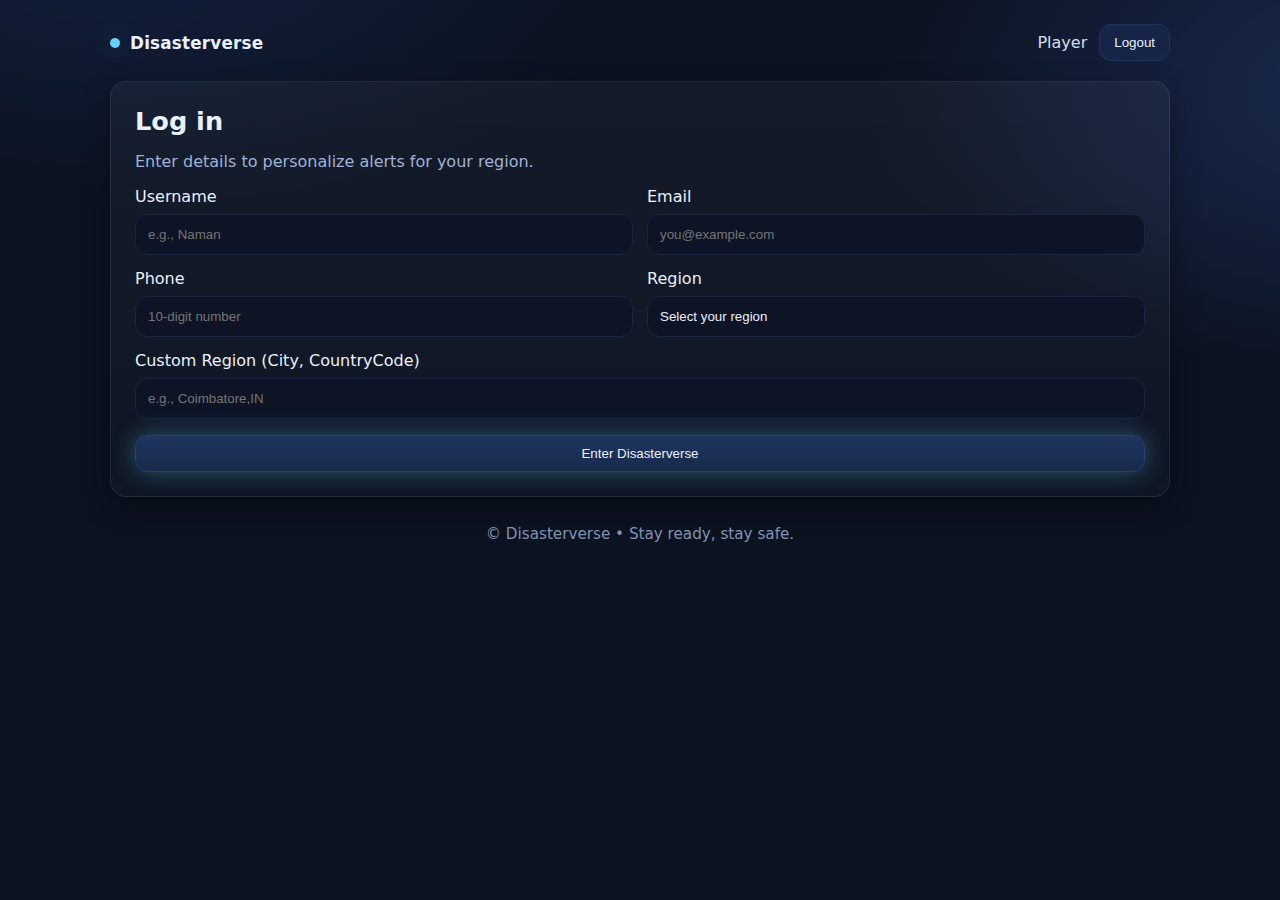
<file: index.html>
<!doctype html>
<html lang="en">
<head>
  <meta charset="utf-8" />
  <meta name="viewport" content="width=device-width, initial-scale=1" />
  <title>Disasterverse</title>
  <link rel="stylesheet" href="styles.css" />
</head>
<body>
  <div class="wrap">
    <header class="nav">
      <div class="brand">
        <span class="brand-dot"></span>
        <span class="brand-text">Disasterverse</span>
      </div>
      <div class="user-chip" id="userChip" hidden>
        <span id="chipName">Player</span>
        <button class="btn btn-ghost" id="logoutBtn" aria-label="Log out">Logout</button>
      </div>
    </header>

    <!-- LOGIN -->
    <main id="loginView" class="view">
      <section class="card card-lg">
        <h1 class="title">Log in</h1>
        <p class="muted">Enter details to personalize alerts for your region.</p>

        <form id="loginForm" class="form">
          <div class="grid grid-2">
            <label class="field">
              <span>Username</span>
              <input type="text" id="username" placeholder="e.g., Naman" required />
            </label>

            <label class="field">
              <span>Email</span>
              <input type="email" id="email" placeholder="you@example.com" required />
            </label>

            <label class="field">
              <span>Phone</span>
              <input type="tel" id="phone" placeholder="10-digit number" pattern="[0-9]{10}" required />
            </label>

            <label class="field">
              <span>Region</span>
              <select id="region" required>
                <option value="" disabled selected>Select your region</option>
                <option value="Chennai,IN">Chennai</option>
                <option value="Mumbai,IN">Mumbai</option>
                <option value="Delhi,IN">Delhi</option>
                <option value="Bengaluru,IN">Bengaluru</option>
                <option value="Kolkata,IN">Kolkata</option>
                <option value="Hyderabad,IN">Hyderabad</option>
                <option value="Custom">Custom (enter below)</option>
              </select>
            </label>

            <label class="field grid-span-2" id="customRegionWrap" hidden>
              <span>Custom Region (City, CountryCode)</span>
              <input type="text" id="customRegion" placeholder="e.g., Coimbatore,IN" />
            </label>
          </div>

          <button type="submit" class="btn btn-primary w-full">Enter Disasterverse</button>
        </form>
      </section>
    </main>

    <!-- DASHBOARD -->
    <main id="dashView" class="view" hidden>
      <section class="hero card">
        <div>
          <h2 id="greet">Hi, Player</h2>
          <p class="muted">Choose an action below.</p>
        </div>
      </section>

      <section class="grid grid-3">
        <div class="card action">
          <div class="action-icon">🎯</div>
          <h3>Play Quiz</h3>
          <p class="muted">Test your disaster readiness.</p>
          <button class="btn btn-primary" id="quizBtn">Start</button>
        </div>

        <div class="card action">
          <div class="action-icon">⛅</div>
          <h3>Check Weather</h3>
          <p class="muted">Get live weather for your region.</p>
          <div class="stack-8">
            <button class="btn" id="weatherBtn">Fetch Weather</button>
            <div id="weatherBox" class="weather-box" hidden>
              <div class="weather-row">
                <span>Temp</span><strong id="wTemp">—</strong>
              </div>
              <div class="weather-row">
                <span>Humidity</span><strong id="wHum">—</strong>
              </div>
              <div class="weather-row">
                <span>Wind</span><strong id="wWind">—</strong>
              </div>
              <div class="weather-row">
                <span>Status</span><strong id="wStat">—</strong>
              </div>
            </div>
          </div>
        </div>

        <div class="card action">
          <div class="action-icon">🚨</div>
          <h3>Warnings</h3>
          <p class="muted">Auto-generated from latest weather.</p>
          <ul class="warnings" id="warningsList">
            <li class="muted">No data yet. Click “Fetch Weather”.</li>
          </ul>
        </div>
      </section>
    </main>

    <footer class="foot">
      <span class="muted">© Disasterverse • Stay ready, stay safe.</span>
    </footer>
  </div>

  <script src="app.js"></script>
</body>
</html>
</file>
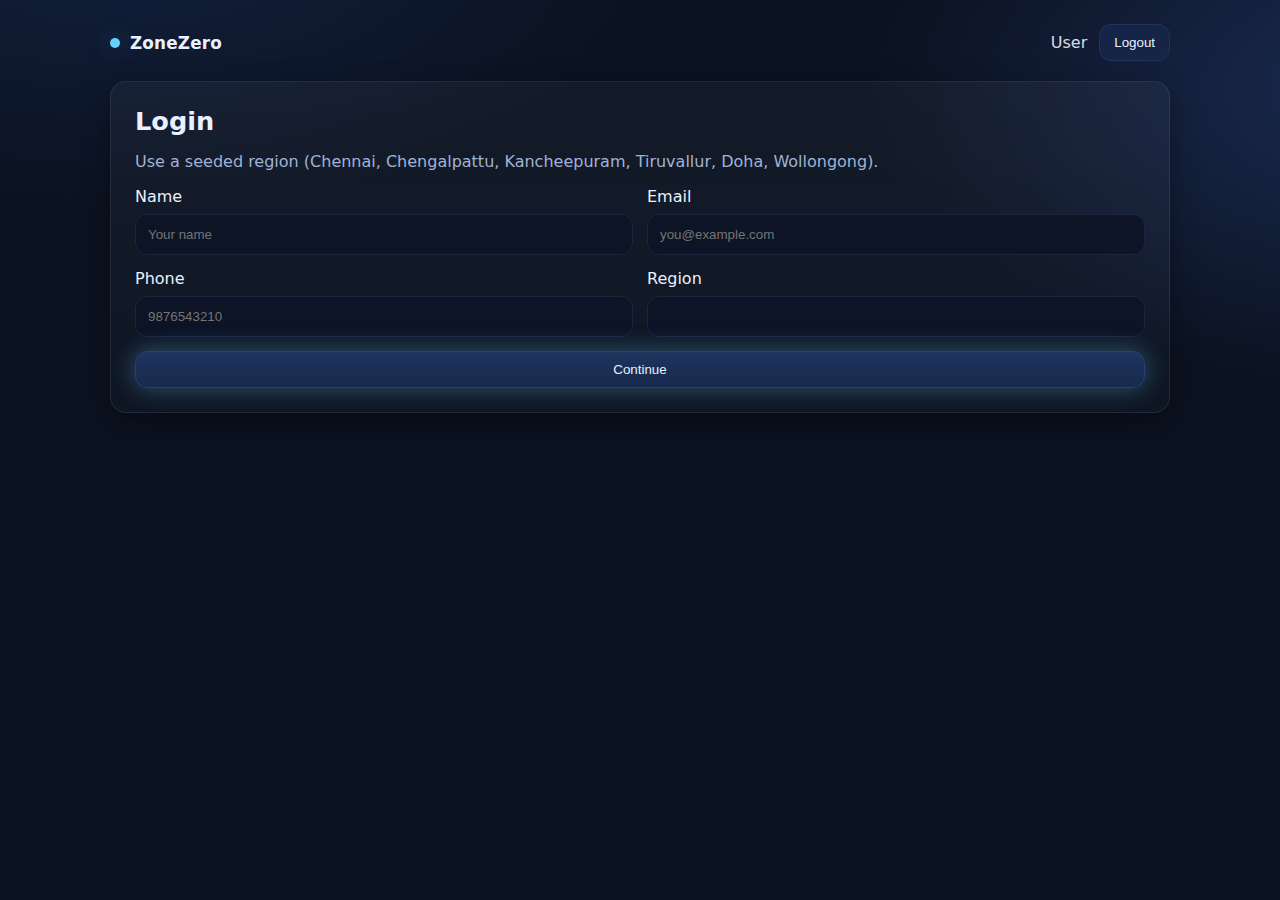
<file: frontend-demo/index.html>
<!doctype html>
<html lang="en">
<head>
  <meta charset="utf-8"/>
  <title>ZoneZero</title>
  <meta name="viewport" content="width=device-width, initial-scale=1"/>
  <link rel="stylesheet" href="./styles.css"/>
</head>
<body>
  <div class="wrap">
    <div class="nav">
      <div class="brand">
        <span class="brand-dot"></span>
        <span class="brand-text">ZoneZero</span>
      </div>
      <div class="user-chip" id="userChip" hidden>
        <span id="chipName">User</span>
        <button class="btn btn-ghost" id="logoutBtn">Logout</button>
      </div>
    </div>

    <!-- Login View -->
    <div id="loginView" class="card card-lg">
      <h2 class="title">Login</h2>
      <p class="muted">Use a seeded region (Chennai, Chengalpattu, Kancheepuram, Tiruvallur, Doha, Wollongong).</p>
      <form id="loginForm" class="form grid grid-2">
        <div class="field">
          <label>Name</label>
          <input id="username" required placeholder="Your name"/>
        </div>
        <div class="field">
          <label>Email</label>
          <input id="email" type="email" required placeholder="you@example.com"/>
        </div>
        <div class="field">
          <label>Phone</label>
          <input id="phone" required placeholder="9876543210"/>
        </div>
        <div class="field">
          <label>Region</label>
          <select id="region" required></select>
        </div>
        <div class="grid-span-2">
          <button class="btn btn-primary w-full" type="submit">Continue</button>
        </div>
      </form>
    </div>

    <!-- Dashboard View -->
    <div id="dashView" class="view" hidden>
      <div class="hero">
        <h2 id="greet">Hi</h2>
      </div>

      <div class="card card-lg">
        <div class="action">
          <div class="grid grid-3">
            <button class="btn" id="weatherBtn">Get Weather & Risk</button>
            <button class="btn" id="weatherBtnForceRed">Force Red Demo</button>
            <button class="btn" id="quizBtn">Go to Quiz (placeholder)</button>
          </div>

          <div class="stack-8">
            <div class="weather-box" id="weatherBox" hidden>
              <div class="weather-row"><span>Temp</span><strong id="wTemp">—</strong></div>
              <div class="weather-row"><span>Humidity</span><strong id="wHum">—</strong></div>
              <div class="weather-row"><span>Wind</span><strong id="wWind">—</strong></div>
              <div class="weather-row"><span>Status</span><strong id="wStat">—</strong></div>
            </div>

            <ul class="warnings" id="warningsList"></ul>
          </div>
        </div>
      </div>

      <div class="foot muted">ZoneZero • Demo build</div>
    </div>
  </div>

  <script src="./app.js"></script>
</body>
</html>
</file>
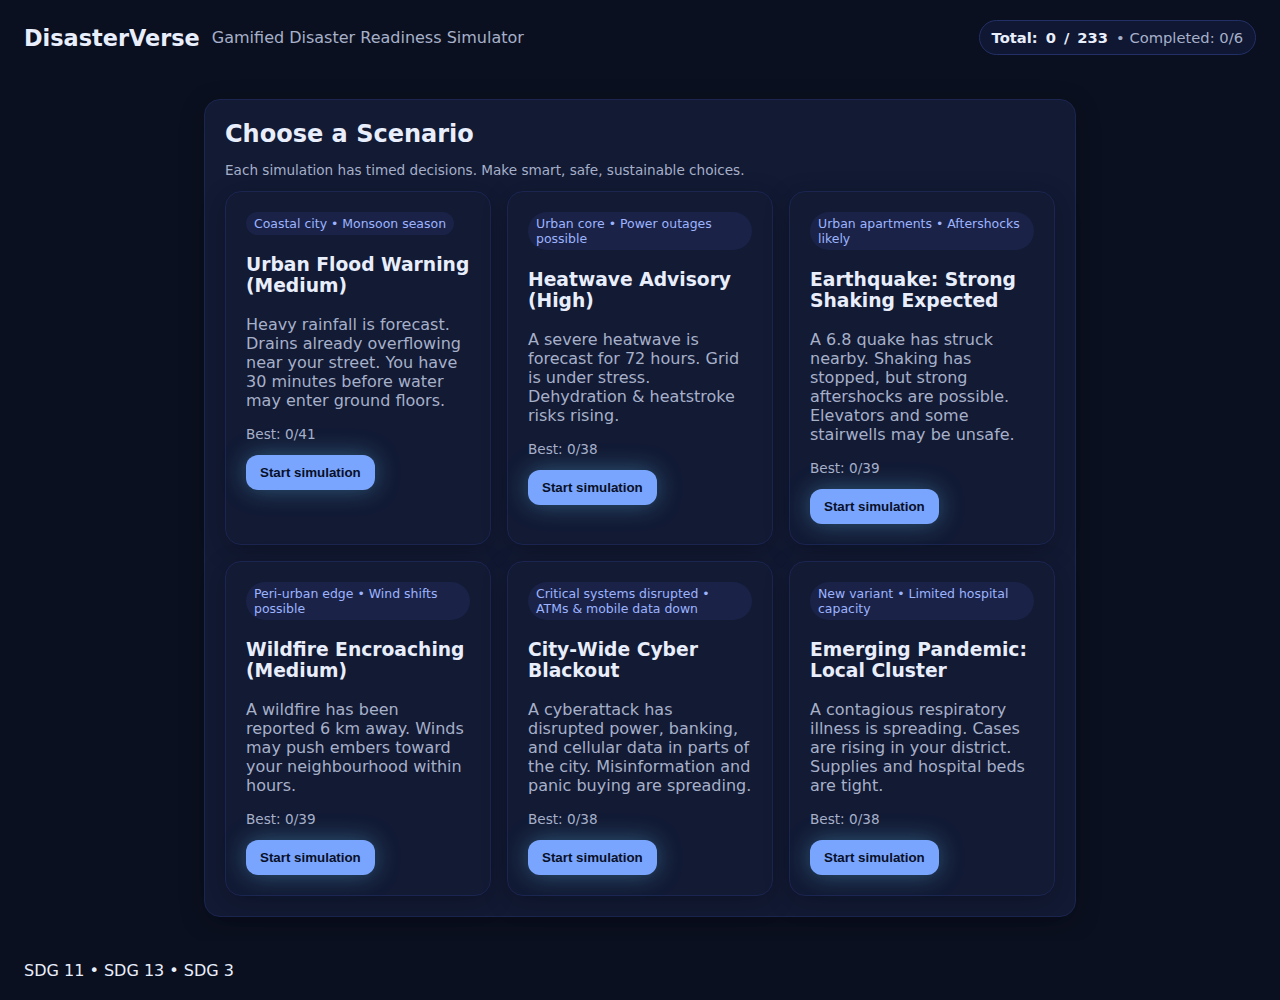
<file: quiz/index.html>
<!doctype html>
<html lang="en">
<head>
  <meta charset="utf-8" />
  <meta name="viewport" content="width=device-width, initial-scale=1" />
  <title>DisasterVerse</title>
  <link rel="stylesheet" href="../styles.css" />
  <link rel="stylesheet" href="./quiz.css"> 
</head>
<body>
  <header class="app-header">
    <h1>DisasterVerse</h1>
    <p class="tag">Gamified Disaster Readiness Simulator</p>
    <div id="scoreboard" class="scoreboard"><!-- filled by JS --></div>
  </header>

  <main id="app" class="container"><!-- screens render here --></main>

  <footer class="app-footer">
    <span>SDG 11 • SDG 13 • SDG 3</span>
  </footer>

  <script type="module" src="./js/main.js"></script>
</body>
</html>
</file>
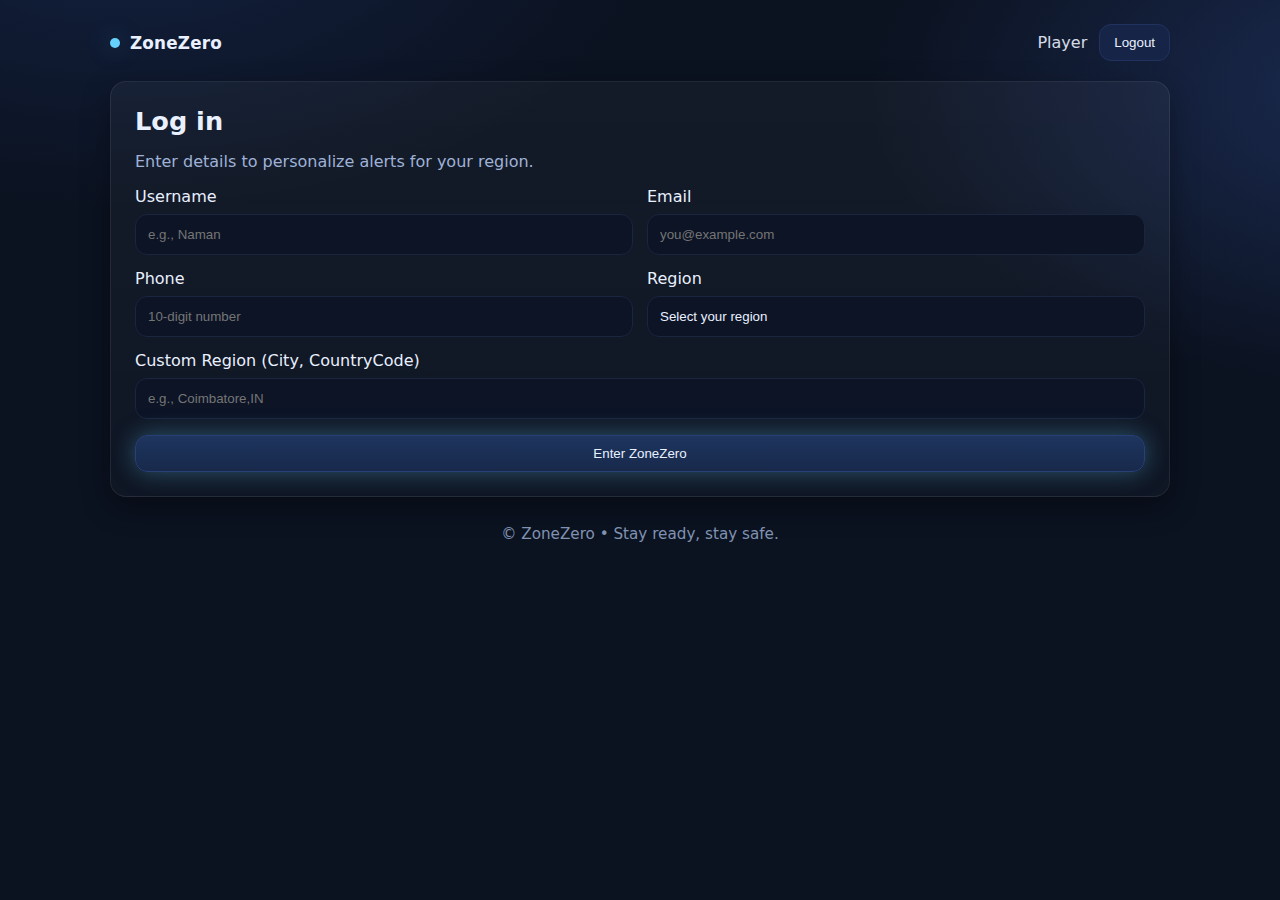
<file: target/classes/static/index.html>
<!doctype html>
<html lang="en">
<head>
  <meta charset="utf-8" />
  <meta name="viewport" content="width=device-width, initial-scale=1" />
  <title>ZoneZero</title>
  <link rel="stylesheet" href="styles.css" />
</head>
<body>
  <div class="wrap">
    <header class="nav">
      <div class="brand">
        <span class="brand-dot"></span>
        <span class="brand-text">ZoneZero</span>
      </div>
      <div class="user-chip" id="userChip" hidden>
        <span id="chipName">Player</span>
        <button class="btn btn-ghost" id="logoutBtn" aria-label="Log out">Logout</button>
      </div>
    </header>

    <!-- LOGIN -->
    <main id="loginView" class="view">
      <section class="card card-lg">
        <h1 class="title">Log in</h1>
        <p class="muted">Enter details to personalize alerts for your region.</p>

        <form id="loginForm" class="form">
          <div class="grid grid-2">
            <label class="field">
              <span>Username</span>
              <input type="text" id="username" placeholder="e.g., Naman" required />
            </label>

            <label class="field">
              <span>Email</span>
              <input type="email" id="email" placeholder="you@example.com" required />
            </label>

            <label class="field">
              <span>Phone</span>
              <input type="tel" id="phone" placeholder="10-digit number" pattern="[0-9]{10}" required />
            </label>

            <label class="field">
              <span>Region</span>
              <select id="region" required>
                <option value="" disabled selected>Select your region</option>
                <option value="Chennai,IN">Chennai</option>
                <option value="Mumbai,IN">Mumbai</option>
                <option value="Delhi,IN">Delhi</option>
                <option value="Bengaluru,IN">Bengaluru</option>
                <option value="Kolkata,IN">Kolkata</option>
                <option value="Hyderabad,IN">Hyderabad</option>
                <option value="Custom">Custom (enter below)</option>
              </select>
            </label>

            <label class="field grid-span-2" id="customRegionWrap" hidden>
              <span>Custom Region (City, CountryCode)</span>
              <input type="text" id="customRegion" placeholder="e.g., Coimbatore,IN" />
            </label>
          </div>

          <button type="submit" class="btn btn-primary w-full">Enter ZoneZero</button>
        </form>
      </section>
    </main>

    <!-- DASHBOARD -->
    <main id="dashView" class="view" hidden>
      <section class="hero card">
        <div>
          <h2 id="greet">Hi, Player</h2>
          <p class="muted">Choose an action below.</p>
        </div>
      </section>

      <!-- Three action cards -->
      <section class="grid grid-3">
        <div class="card action">
          <div class="action-icon">🎯</div>
          <h3>Play Quiz</h3>
          <p class="muted">Test your disaster readiness.</p>
          <button class="btn btn-primary" id="quizBtn">Start</button>
        </div>

        <div class="card action">
          <div class="action-icon">⛅</div>
          <h3>Check Weather</h3>
          <p class="muted">Get live weather for your region.</p>
          <div class="stack-8">
            <button class="btn" id="weatherBtn">Fetch Weather</button>
            <div id="weatherBox" class="weather-box" hidden>
              <div class="weather-row">
                <span>Temp</span><strong id="wTemp">—</strong>
              </div>
              <div class="weather-row">
                <span>Humidity</span><strong id="wHum">—</strong>
              </div>
              <div class="weather-row">
                <span>Wind</span><strong id="wWind">—</strong>
              </div>
              <div class="weather-row">
                <span>Status</span><strong id="wStat">—</strong>
              </div>
            </div>
          </div>
        </div>

        <div class="card action">
          <div class="action-icon">🚨</div>
          <h3>Warnings</h3>
          <p class="muted">Auto-generated from latest weather.</p>
          <ul class="warnings" id="warningsList">
            <li class="muted">No data yet. Click “Fetch Weather”.</li>
          </ul>
        </div>
      </section>

      <!-- Full-width news section -->
      <section id="newsSection" class="news-section">
        <h3>Latest Disaster News</h3>
        <div id="newsRefreshMsg" class="refresh-msg" hidden>Refreshing news…</div>
        <ul id="newsList" class="news-list"></ul>
        <a id="moreNewsLink" class="more-link" href="#" hidden>More news…</a>
      </section>
    </main>

    <footer class="foot">
      <span class="muted">© ZoneZero • Stay ready, stay safe.</span>
    </footer>
  </div>

  <script src="app.js"></script>
</body>
</html>
</file>
<file: styles.css>
:root{
  --bg:#0b1220;
  --card:#0f1726;
  --edge:#1a2540;
  --text:#e9f0ff;
  --muted:#9fb2d7;
  --acc:#66d1ff;
  --acc-glow:0 0 24px rgba(102,209,255,.35);
  --ok:#2ecc71;
  --warn:#ffb020;
  --bad:#ff6b6b;
  --ring:0 0 0 3px rgba(102,209,255,.25);
  --radius:16px;
  --shadow:0 10px 28px rgba(0,0,0,.35);
}

*{box-sizing:border-box}
html,body{height:100%}
body{
  margin:0;
  font-family: Inter, ui-sans-serif, system-ui, Segoe UI, Roboto, Arial, sans-serif;
  color:var(--text);
  background:
    radial-gradient(900px 500px at 10% -10%, #132140 0%, transparent 60%),
    radial-gradient(900px 500px at 110% 10%, #1b2b52 0%, transparent 60%),
    var(--bg);
}

.wrap{max-width:1100px;margin:0 auto;padding:24px 20px 48px}

.nav{
  display:flex;align-items:center;justify-content:space-between;margin-bottom:20px;
}

.brand{display:flex;align-items:center;gap:10px;font-weight:700;letter-spacing:.2px}
.brand-dot{width:10px;height:10px;border-radius:50%;background:var(--acc);box-shadow:var(--acc-glow)}
.brand-text{font-size:1.05rem}

.user-chip{display:flex;align-items:center;gap:12px}
.user-chip #chipName{opacity:.9}
.btn-ghost{background:transparent;border:1px solid var(--edge);color:var(--text)}
.btn-ghost:hover{border-color:#2a3a66}

.view{animation:fade .35s ease}
@keyframes fade{from{opacity:0;transform:translateY(4px)}to{opacity:1;transform:none}}

.card{
  background: linear-gradient(180deg, rgba(255,255,255,.04), rgba(255,255,255,.02));
  border:1px solid rgba(255,255,255,.08);
  border-radius:var(--radius);
  padding:18px;
  box-shadow:var(--shadow);
}

.card-lg{padding:24px}

.title{margin:0 0 6px;font-size:1.6rem}
.muted{color:var(--muted)}

.form{margin-top:16px;display:flex;flex-direction:column;gap:16px}
.grid{display:grid;gap:14px}
.grid-2{grid-template-columns:repeat(2,minmax(0,1fr))}
.grid-3{grid-template-columns:repeat(3,minmax(0,1fr))}
.grid-span-2{grid-column:1 / -1}

@media (max-width: 840px){
  .grid-2,.grid-3{grid-template-columns:1fr}
}

.field{display:flex;flex-direction:column;gap:8px}
.field input,.field select{
  appearance:none;
  background:#0c1426;
  border:1px solid var(--edge);
  color:var(--text);
  padding:12px 12px;
  border-radius:12px;
  outline:none;
}
.field input:focus,.field select:focus{box-shadow:var(--ring);border-color:#2a3a66}

.btn{
  background:#152447;border:1px solid #22325f;color:var(--text);
  padding:10px 14px;border-radius:12px;cursor:pointer;
}
.btn:hover{border-color:#2f437a}
.btn:active{transform:translateY(1px)}
.btn-primary{
  background: linear-gradient(180deg, #1e355f, #18294b);
  border:1px solid #274078;
  box-shadow: var(--acc-glow);
}
.btn-primary:hover{filter:brightness(1.06)}

.w-full{width:100%}

.hero{display:flex;align-items:center;justify-content:space-between;margin-bottom:16px}
.hero h2{margin:0}

.action{display:flex;flex-direction:column;gap:10px;min-height:260px}
.action-icon{font-size:28px}

.stack-8{display:flex;flex-direction:column;gap:8px}
.weather-box{
  border:1px dashed #2b3c67;border-radius:12px;padding:10px;background:#0b1426;
}
.weather-row{display:flex;align-items:center;justify-content:space-between;padding:6px 2px;border-bottom:1px dashed #24345e}
.weather-row:last-child{border-bottom:none}

.warnings{list-style:none;padding:0;margin:0;display:flex;flex-direction:column;gap:8px}
.warn{display:flex;gap:8px;align-items:flex-start;padding:10px;border-radius:12px;border:1px solid #2b3c67;background:#0b1426}
.warn.ok{border-color:rgba(46, 204, 113,.35)}
.warn .dot{width:8px;height:8px;border-radius:50%}
.dot.green{background:var(--ok)}
.dot.yellow{background:var(--warn)}
.dot.red{background:var(--bad)}

.foot{margin-top:28px;display:flex;justify-content:center;font-size:.95rem;opacity:.8}
</file>
<file: frontend-demo/styles.css>
:root{
  --bg:#0b1220;
  --card:#0f1726;
  --edge:#1a2540;
  --text:#e9f0ff;
  --muted:#9fb2d7;
  --acc:#66d1ff;
  --acc-glow:0 0 24px rgba(102,209,255,.35);
  --ok:#2ecc71;
  --warn:#ffb020;
  --bad:#ff6b6b;
  --ring:0 0 0 3px rgba(102,209,255,.25);
  --radius:16px;
  --shadow:0 10px 28px rgba(0,0,0,.35);
}

*{box-sizing:border-box}
html,body{height:100%}
body{
  margin:0;
  font-family: Inter, ui-sans-serif, system-ui, Segoe UI, Roboto, Arial, sans-serif;
  color:var(--text);
  background:
    radial-gradient(900px 500px at 10% -10%, #132140 0%, transparent 60%),
    radial-gradient(900px 500px at 110% 10%, #1b2b52 0%, transparent 60%),
    var(--bg);
}

.wrap{max-width:1100px;margin:0 auto;padding:24px 20px 48px}

.nav{
  display:flex;align-items:center;justify-content:space-between;margin-bottom:20px;
}

.brand{display:flex;align-items:center;gap:10px;font-weight:700;letter-spacing:.2px}
.brand-dot{width:10px;height:10px;border-radius:50%;background:var(--acc);box-shadow:var(--acc-glow)}
.brand-text{font-size:1.05rem}

.user-chip{display:flex;align-items:center;gap:12px}
.user-chip #chipName{opacity:.9}
.btn-ghost{background:transparent;border:1px solid var(--edge);color:var(--text)}
.btn-ghost:hover{border-color:#2a3a66}

.view{animation:fade .35s ease}
@keyframes fade{from{opacity:0;transform:translateY(4px)}to{opacity:1;transform:none}}

.card{
  background: linear-gradient(180deg, rgba(255,255,255,.04), rgba(255,255,255,.02));
  border:1px solid rgba(255,255,255,.08);
  border-radius:var(--radius);
  padding:18px;
  box-shadow:var(--shadow);
}

.card-lg{padding:24px}

.title{margin:0 0 6px;font-size:1.6rem}
.muted{color:var(--muted)}

.form{margin-top:16px;display:flex;flex-direction:column;gap:16px}
.grid{display:grid;gap:14px}
.grid-2{grid-template-columns:repeat(2,minmax(0,1fr))}
.grid-3{grid-template-columns:repeat(3,minmax(0,1fr))}
.grid-span-2{grid-column:1 / -1}

@media (max-width: 840px){
  .grid-2,.grid-3{grid-template-columns:1fr}
}

.field{display:flex;flex-direction:column;gap:8px}
.field input,.field select{
  appearance:none;
  background:#0c1426;
  border:1px solid var(--edge);
  color:var(--text);
  padding:12px 12px;
  border-radius:12px;
  outline:none;
}
.field input:focus,.field select:focus{box-shadow:var(--ring);border-color:#2a3a66}

.btn{
  background:#152447;border:1px solid #22325f;color:var(--text);
  padding:10px 14px;border-radius:12px;cursor:pointer;
}
.btn:hover{border-color:#2f437a}
.btn:active{transform:translateY(1px)}
.btn-primary{
  background: linear-gradient(180deg, #1e355f, #18294b);
  border:1px solid #274078;
  box-shadow: var(--acc-glow);
}
.btn-primary:hover{filter:brightness(1.06)}

.w-full{width:100%}

.hero{display:flex;align-items:center;justify-content:space-between;margin-bottom:16px}
.hero h2{margin:0}

.action{display:flex;flex-direction:column;gap:10px;min-height:260px}
.action-icon{font-size:28px}

.stack-8{display:flex;flex-direction:column;gap:8px}
.weather-box{
  border:1px dashed #2b3c67;border-radius:12px;padding:10px;background:#0b1426;
}
.weather-row{display:flex;align-items:center;justify-content:space-between;padding:6px 2px;border-bottom:1px dashed #24345e}
.weather-row:last-child{border-bottom:none}

.warnings{list-style:none;padding:0;margin:0;display:flex;flex-direction:column;gap:8px}
.warn{display:flex;gap:8px;align-items:flex-start;padding:10px;border-radius:12px;border:1px solid #2b3c67;background:#0b1426}
.warn.ok{border-color:rgba(46, 204, 113,.35)}
.warn .dot{width:8px;height:8px;border-radius:50%}
.dot.green{background:var(--ok)}
.dot.yellow{background:var(--warn)}
.dot.red{background:var(--bad)}

.foot{margin-top:28px;display:flex;justify-content:center;font-size:.95rem;opacity:.8}
</file>
<file: quiz/quiz.css>
:root{
  --bg:#0b1020; --card:#121a34; --muted:#a7b0c9; --text:#e9eefc;
  --accent:#6ae38c; --danger:#ff7575; --warn:#ffd86b; --brand:#7aa5ff;
  --ring:#2a3a74; --radius:16px;
  font-synthesis-weight:none;
}
*{box-sizing:border-box}
html,body{margin:0; padding:0; background:var(--bg); color:var(--text); font-family:Inter,system-ui,Segoe UI,Roboto,Arial,sans-serif}
.app-header,.app-footer{display:flex; align-items:center; justify-content:space-between; gap:12px; padding:20px 24px; background:linear-gradient(180deg,#0b1020,#0b102000)}
.app-header h1{margin:0; font-size:1.4rem}
.tag{color:var(--muted); margin:0}
.container{max-width:920px; margin:0 auto; padding:24px}
.card{background:var(--card); border:1px solid #1b2550; border-radius:var(--radius); padding:20px; box-shadow:0 6px 24px rgba(0,0,0,.25)}
.grid{display:grid; gap:16px}
.grid-3{grid-template-columns:repeat(auto-fit,minmax(240px,1fr))}
.scoreboard{
  margin-left:auto;
  display:flex;
  align-items:center;
  gap:8px;
}
.pill{
  display:inline-flex; align-items:center; gap:8px;
  padding:8px 12px; border-radius:999px;
  background:#0f1732; border:1px solid #223067; color:#e9eefc;
  font-weight:600; font-size:.92rem;
}
.pill .muted{ color:#a7b0c9; font-weight:500 }
/* scoreboard (already added earlier) — extra bits for popover */
.scoreboard{ margin-left:auto; display:flex; align-items:center; gap:8px; position:relative; }
.pill{ display:inline-flex; align-items:center; gap:8px; padding:8px 12px; border-radius:999px;
  background:#0f1732; border:1px solid #223067; color:#e9eefc; font-weight:600; font-size:.92rem; cursor:pointer; }
.pill:active{ transform:translateY(1px) }
.pill .muted{ color:#a7b0c9; font-weight:500 }

/* tiny popover */
.popover{
  position:fixed; z-index:9999; background:#0f1732; color:#e9eefc;
  border:1px solid #223067; border-radius:12px; box-shadow:0 10px 30px rgba(0,0,0,.35);
  min-width:240px; padding:12px; animation:pop .12s ease-out;
}
@keyframes pop{ from{ transform:translateY(-4px); opacity:0 } to{ transform:translateY(0); opacity:1 } }
.popover h4{ margin:0 0 8px; font-size:1rem }
.popover p{ margin:0 0 12px; color:#a7b0c9; font-size:.9rem }
.popover .actions{ display:flex; gap:8px; }
.popover .btn{ padding:8px 12px; border-radius:10px; font-weight:700 }
.popover .btn-danger{ background:#ff7575; color:#2b0e0e; border:none }
.popover .btn-ghost{ background:transparent; border:1px dashed #2d3a6a; color:#e9eefc }


h2{margin:0 0 12px}
p{color:var(--muted)}
.btn{display:inline-flex; align-items:center; justify-content:center; gap:8px; border:none; border-radius:12px; padding:10px 14px; font-weight:600; cursor:pointer; transition:.2s transform, .2s opacity}
.btn:hover{transform:translateY(-1px)}
.btn:active{transform:translateY(0)}
.btn-primary{background:var(--brand); color:#081027}
.btn-ghost{background:transparent; border:1px dashed #2d3a6a; color:var(--text)}
.badge{display:inline-block; padding:4px 8px; border-radius:999px; background:#1a2347; color:#9db3ff; font-size:.78rem}
.kicker{font-size:.85rem; color:var(--muted)}
.progress{height:10px; background:#0e1630; border-radius:999px; overflow:hidden; border:1px solid #1b2550}
.progress > div{height:100%; width:0; background:linear-gradient(90deg,#7aa5ff,#6ae38c); transition:width .2s}
.option{padding:14px; border:1px solid #223067; border-radius:12px; background:#0f1732; cursor:pointer}
.option:hover{border-color:#2f469a}
.option .explain{display:none; color:#b8c2e6; font-size:.9rem; margin-top:6px}
.option.selected{outline:2px solid var(--ring)}
.timer{font-weight:700}
.score{font-size:1.2rem; font-weight:700}
.center{display:flex; align-items:center; justify-content:center}
</file>
<file: target/classes/static/styles.css>
:root{
  --bg:#0b1220;
  --card:#0f1726;
  --edge:#1a2540;
  --text:#e9f0ff;
  --muted:#9fb2d7;
  --acc:#66d1ff;
  --acc-glow:0 0 24px rgba(102,209,255,.35);
  --ok:#2ecc71;
  --warn:#ffb020;
  --bad:#ff6b6b;
  --ring:0 0 0 3px rgba(102,209,255,.25);
  --radius:16px;
  --shadow:0 10px 28px rgba(0,0,0,.35);
}

*{box-sizing:border-box}
html,body{height:100%}
body{
  margin:0;
  font-family: Inter, ui-sans-serif, system-ui, Segoe UI, Roboto, Arial, sans-serif;
  color:var(--text);
  background:
    radial-gradient(900px 500px at 10% -10%, #132140 0%, transparent 60%),
    radial-gradient(900px 500px at 110% 10%, #1b2b52 0%, transparent 60%),
    var(--bg);
}

.wrap{max-width:1100px;margin:0 auto;padding:24px 20px 48px}

.nav{
  display:flex;align-items:center;justify-content:space-between;margin-bottom:20px;
}

.brand{display:flex;align-items:center;gap:10px;font-weight:700;letter-spacing:.2px}
.brand-dot{width:10px;height:10px;border-radius:50%;background:var(--acc);box-shadow:var(--acc-glow)}
.brand-text{font-size:1.05rem}

.user-chip{display:flex;align-items:center;gap:12px}
.user-chip #chipName{opacity:.9}
.btn-ghost{background:transparent;border:1px solid var(--edge);color:var(--text)}
.btn-ghost:hover{border-color:#2a3a66}

.view{animation:fade .35s ease}
@keyframes fade{from{opacity:0;transform:translateY(4px)}to{opacity:1;transform:none}}

.card{
  background: linear-gradient(180deg, rgba(255,255,255,.04), rgba(255,255,255,.02));
  border:1px solid rgba(255,255,255,.08);
  border-radius:var(--radius);
  padding:18px;
  box-shadow:var(--shadow);
}

.card-lg{padding:24px}

.title{margin:0 0 6px;font-size:1.6rem}
.muted{color:var(--muted)}

.form{margin-top:16px;display:flex;flex-direction:column;gap:16px}
.grid{display:grid;gap:14px}
.grid-2{grid-template-columns:repeat(2,minmax(0,1fr))}
.grid-3{grid-template-columns:repeat(3,minmax(0,1fr))}
.grid-span-2{grid-column:1 / -1}

@media (max-width: 840px){
  .grid-2,.grid-3{grid-template-columns:1fr}
}

.field{display:flex;flex-direction:column;gap:8px}
.field input,.field select{
  appearance:none;
  background:#0c1426;
  border:1px solid var(--edge);
  color:var(--text);
  padding:12px 12px;
  border-radius:12px;
  outline:none;
}
.field input:focus,.field select:focus{box-shadow:var(--ring);border-color:#2a3a66}

.btn{
  background:#152447;border:1px solid #22325f;color:var(--text);
  padding:10px 14px;border-radius:12px;cursor:pointer;
}
.btn:hover{border-color:#2f437a}
.btn:active{transform:translateY(1px)}
.btn-primary{
  background: linear-gradient(180deg, #1e355f, #18294b);
  border:1px solid #274078;
  box-shadow: var(--acc-glow);
}
.btn-primary:hover{filter:brightness(1.06)}

.w-full{width:100%}

.hero{display:flex;align-items:center;justify-content:space-between;margin-bottom:16px}
.hero h2{margin:0}

.action{display:flex;flex-direction:column;gap:10px;min-height:260px}
.action-icon{font-size:28px}

.stack-8{display:flex;flex-direction:column;gap:8px}
.weather-box{
  border:1px dashed #2b3c67;border-radius:12px;padding:10px;background:#0b1426;
}
.weather-row{display:flex;align-items:center;justify-content:space-between;padding:6px 2px;border-bottom:1px dashed #24345e}
.weather-row:last-child{border-bottom:none}

.warnings{list-style:none;padding:0;margin:0;display:flex;flex-direction:column;gap:8px}
.warn{display:flex;gap:8px;align-items:flex-start;padding:10px;border-radius:12px;border:1px solid #2b3c67;background:#0b1426}
.warn.ok{border-color:rgba(46, 204, 113,.35)}
.warn .dot{width:8px;height:8px;border-radius:50%}
.dot.green{background:var(--ok)}
.dot.yellow{background:var(--warn)}
.dot.red{background:var(--bad)}

.foot{margin-top:28px;display:flex;justify-content:center;font-size:.95rem;opacity:.8}
/* ----- News section ----- */
.news-section {
  margin-top: 24px;
  background: var(--card);
  border: 1px solid rgba(255, 255, 255, 0.08);
  border-radius: var(--radius);
  padding: 20px;
  box-shadow: var(--shadow);
}
.news-section h2 {
  margin: 0 0 12px;
}
.news-list {
  list-style: none;
  padding: 0;
  margin: 0;
  display: flex;
  flex-direction: column;
  gap: 8px;
}
.news-list li a {
  color: var(--acc);
  text-decoration: none;
  font-weight: 600;
}
.news-list li a:hover {
  text-decoration: underline;
}
.more-link {
  display: inline-block;
  margin-top: 12px;
  color: var(--acc);
  font-weight: 600;
  text-decoration: none;
  cursor: pointer;
}
.more-link:hover {
  text-decoration: underline;
}

/* ---- Alert Popup ---- */
.alert-popup {
  position: fixed;
  top: 20px;
  right: 20px;
  background: #1e1e1e;
  color: #fff;
  border-left: 5px solid #ffcc00;
  padding: 12px 16px;
  border-radius: 10px;
  box-shadow: 0 4px 12px rgba(0,0,0,0.4);
  z-index: 9999;
  animation: slideIn 0.3s ease;
}
.alert-popup.red { border-color: #ff3b3b; }
.alert-popup.yellow { border-color: #ffc107; }

@keyframes slideIn {
  from { transform: translateX(120%); opacity: 0; }
  to { transform: translateX(0); opacity: 1; }
}
</file>
